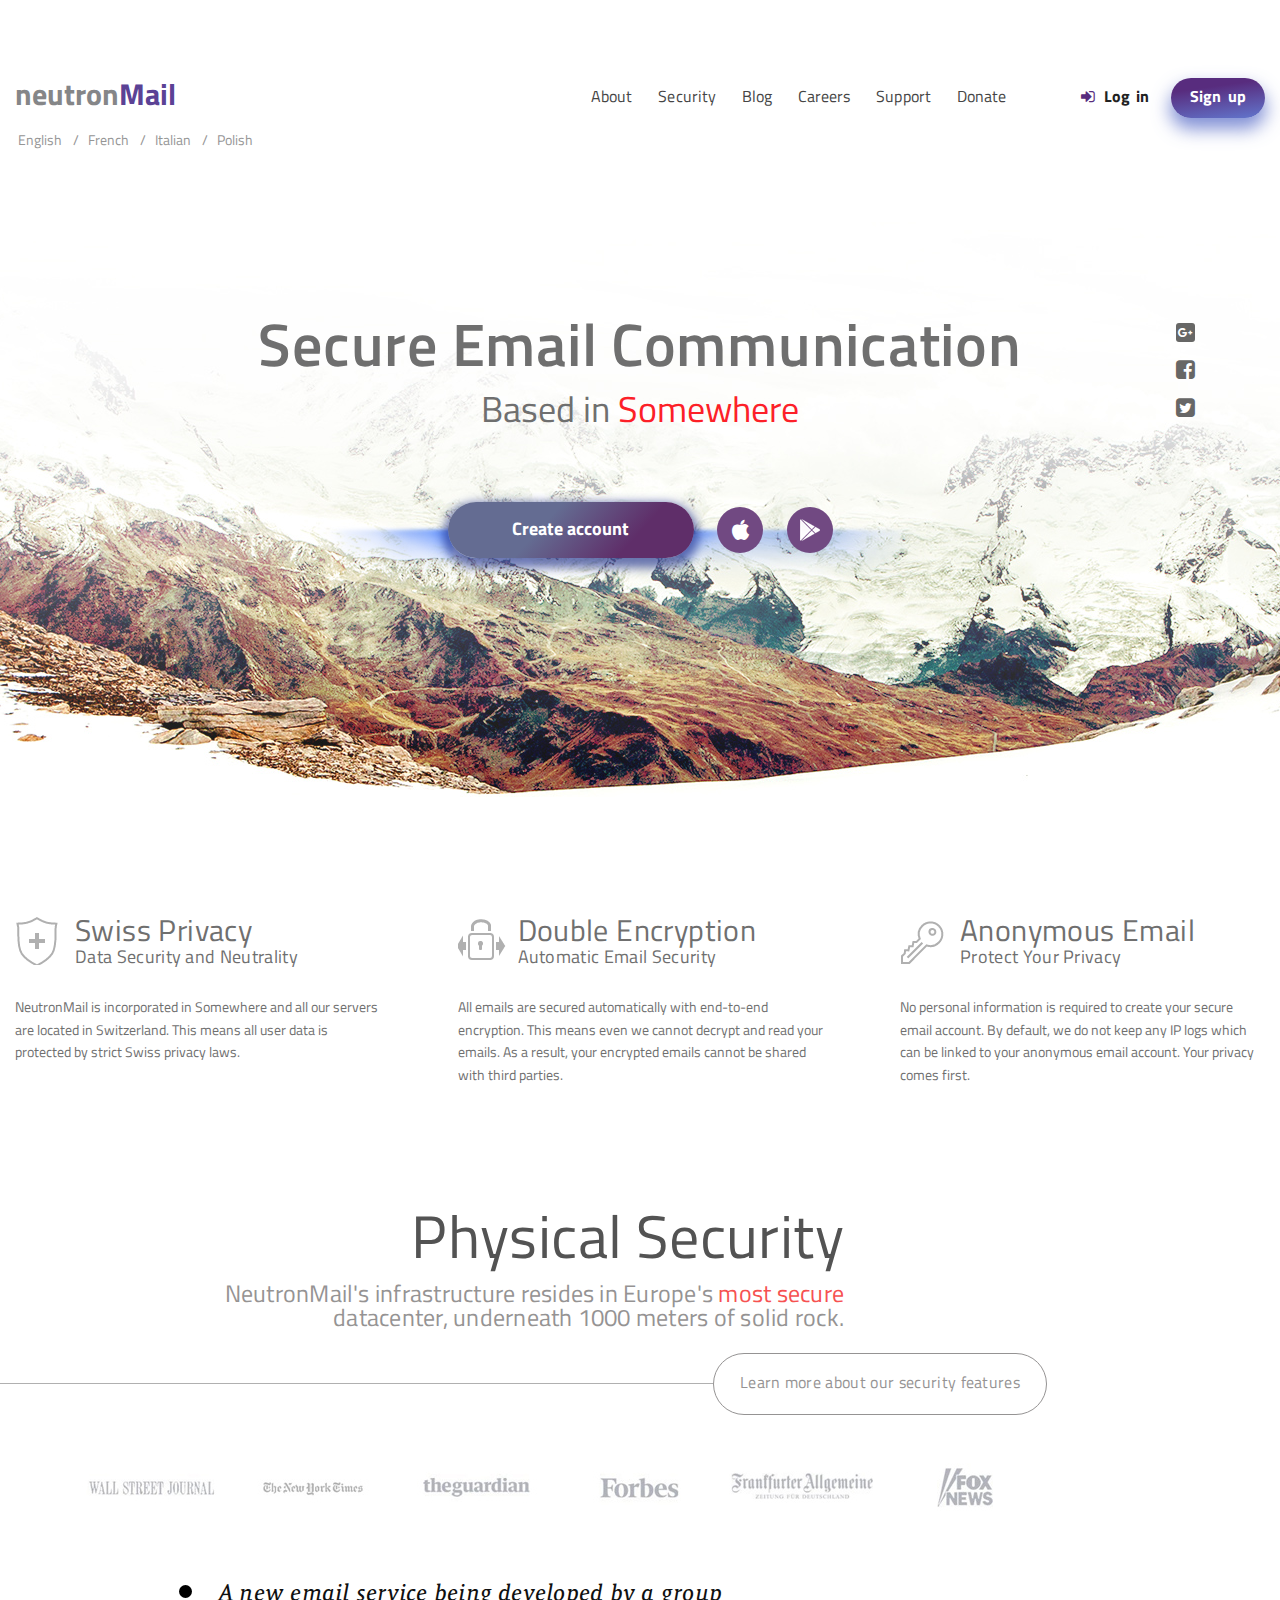
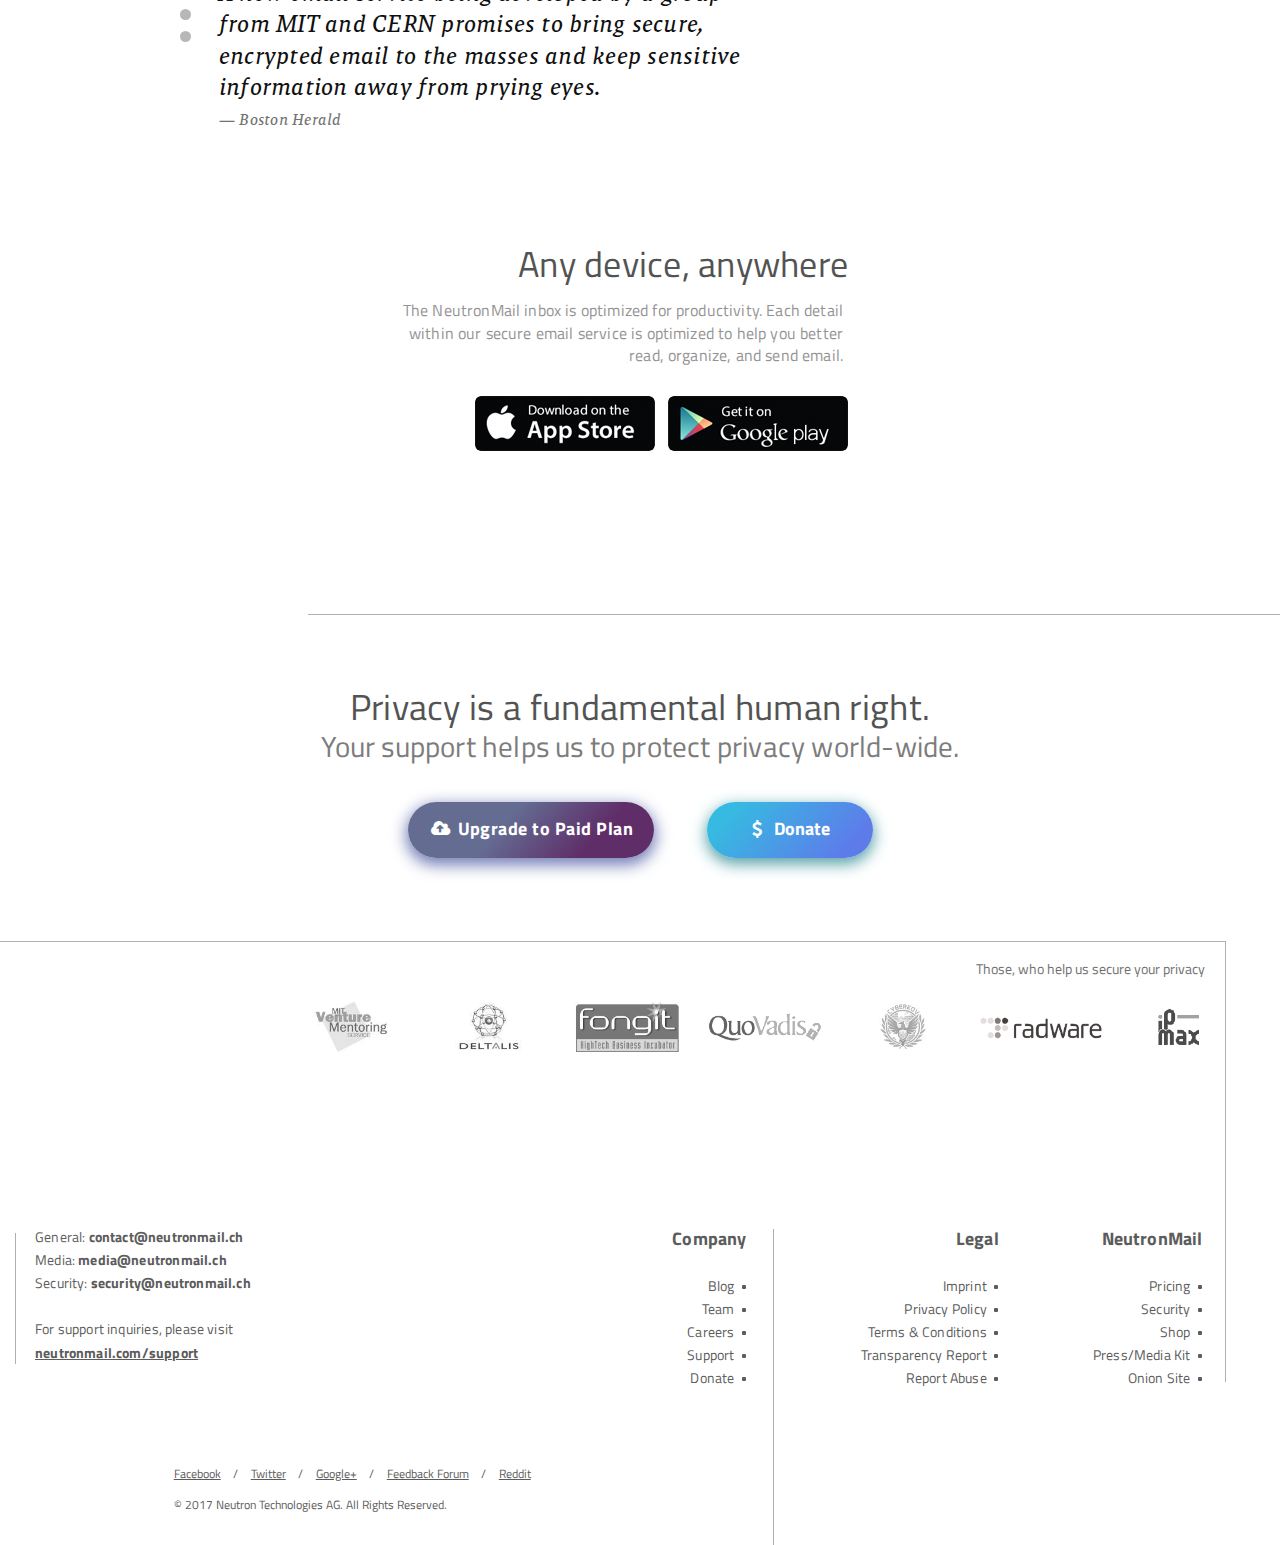
<file: index.html>
<!DOCTYPE html>
<html lang="en">

<head>
  <meta charset="UTF-8">
  <meta name="viewport" content="width=device-width, initial-scale=1.0">
  <meta http-equiv="X-UA-Compatible" content="ie=edge">
  <link rel="stylesheet" href="css/reset.css">
  <link rel="stylesheet" href="css/style.css">
  <title>NeitronMail</title>
</head>

<body>
  <header class="header">
    <div class="header-column">
      <div class="logo">
        <h1>neutron<span class="logo--purple">Mail</span></h1>
      </div>
      <div class="language">
        <ul class="language-row">
          <li class="language__item"><a href="#">English</a></li>
          <li class="language__item"><a href="#">French</a></li>
          <li class="language__item"><a href="#">Italian</a></li>
          <li class="language__item"><a href="#">Polish</a></li>
        </ul>
      </div>
    </div>
    <nav class="navigation">
      <ul class="navigation__row">
        <li class="navigation__item"><a href="#about">About</a></li>
        <li class="navigation__item"><a href="#security">Security</a></li>
        <li class="navigation__item"><a href="#blog">Blog</a></li>
        <li class="navigation__item"><a href="#careers">Careers</a></li>
        <li class="navigation__item"><a href="#support">Support</a></li>
        <li class="navigation__item"><a href="#donate">Donate</a></li>
      </ul>
    </nav>
    <form class="login-form" action="#">
      <button class="login"><i class="icon-login"></i>Log in</button>
      <button class="signup">Sign up</button>
    </form>
  </header>
  <main class="main">
    <section class="main-top">
      <h2 class="main-top__title">Secure Email Communication</h2>
      <p class="main-top__subtitle">Based in <span>Somewhere</span></p>
      <div class="source">
        <button class="btn">Create account</button>
        <a class="store-link" href="#"><i class="icon-apple"></i></a>
        <a class="store-link" href="#"><img src="assets/img/googlePlay.png" alt="google play"></a>
      </div>
      <div class="sotial-wrapper">
        <ul class="sotial">
          <li><a class="sotial__item--google" href="#" target="_blank"><i class="icon-gplus"></i></a></li>
          <li><a class="sotial__item" href="#" target="_blank"><i class="icon-facebook-squared"></i></a></li>
          <li><a class="sotial__item" href="#" target="_blank"><i class="icon-twitter-squared"></i></a></li>
        </ul>
      </div>
    </section>
    <section class="about" id="about">
      <div class="about__item">
        <h3 class="about__title">Swiss Privacy</h3>
        <p class="about__subtitle">Data Security and Neutrality</p>
        <p class="about__text">NeutronMail is incorporated in Somewhere and all our servers are located in Switzerland.
          This means all user data is
          protected by strict Swiss privacy laws.</p>
      </div>
      <div class="about__item">
        <h3 class="about__title">Double Encryption</h3>
        <p class="about__subtitle"> Automatic Email Security</p>
        <p class="about__text">All emails are secured automatically with end-to-end encryption. This means even we
          cannot decrypt and read your emails. As a result, your encrypted emails cannot
          be shared with third parties.</p>
      </div>
      <div class="about__item">
        <h3 class="about__title">Anonymous Email</h3>
        <p class="about__subtitle"> Protect Your Privacy</p>
        <p class="about__text">No personal information is required to create your secure email account. By default, we
          do not keep any IP logs which can be linked to your anonymous email account. Your privacy comes first.</p>
      </div>
    </section>
    <section class="security" id="security">
      <div class="security__container">
        <h2 class="security__title">Physical Security</h2>
        <p class="security__subtitle">NeutronMail's infrastructure resides in Europe's <span
            class="security__subtitle--red">most secure</span> datacenter,
          underneath 1000 meters of solid rock.</p>
        <a class="security__more-about" href="#">Learn more about our security features</a>
      </div>
      <div class="security__partners" id="blog">
        <img src="assets/img/partners.jpg" alt="post about us">
      </div>
      <div class="slider-wrap">
        <input type="radio" name="slides" id="point1" checked>
        <input type="radio" name="slides" id="point2">
        <input type="radio" name="slides" id="point3">
        <div class="slider">
          <div class="slider__item">
            <p>A new email service being developed by a group from MIT and CERN promises to bring secure,
              encrypted email to the masses and keep sensitive information away from prying eyes.</p>
            <p class="slider__author">— Boston Herald</p>
          </div>
          <div class="slider__item">
            <p>Deutschland – mein Herz in Flammen<br>
              Will dich lieben und verdammen<br>
              Deutschland – dein Atem kalt<br>
              So jung, und doch so alt<br>
              Deutschland!</p>
            <p class="slider__author">— Rammstein</p>
          </div>
          <div class="slider__item">
            <p> I'm at sixes and sevens<br>
              in the shade of thy heavens<br>
              No moon, nor sun<br>
              Meridian<br>
              prevail in my oblivion</p>
            <p class="slider__author">— Sirenia</p>
          </div>
        </div>
        <div class="control">
          <label class="control__item" for="point1"></label>
          <label class="control__item" for="point2"></label>
          <label class="control__item" for="point3"></label>
        </div>
      </div>
    </section>
    <section class="device">
      <h3 class="device__title">Any device, anywhere</h3>
      <p class="device__text">The NeutronMail inbox is optimized for productivity. Each detail within our secure email
        service is optimized to help you better read, organize, and send email.</p>
      <ul class="device__download">
        <li><a class="device__link" href="#"><img src="assets/img/AppStore.jpg" alt="AppStore"></a></li>
        <li><a class="device__link" href="#"><img src="assets/img/GooglePlay.jpg" alt="Goolge play"></a></li>
      </ul>
    </section>
    <section class="support-us" id="donate">
      <h2 class="support-us__title">Privacy is a fundamental human right.</h2>
      <p class="support-us__subtitle">Your support helps us to protect privacy world-wide.</p>
      <form action="#" class="support-us__form">
        <button class="btn support-us__upgrade"><i class="icon-upload-cloud"></i> Upgrade to Paid Plan</button>
        <button class="btn support-us__donate"><i class="icon-dollar"></i> Donate</button>
      </form>
    </section>
    <section class="partners">
      <p class="partners__text">Those, who help us secure your privacy</p>
      <img class="partners__img" src="assets/img/partners2.png" alt="Cool company partners">
    </section>
    <section class="contact" id="support">
      <div class="contact__email">
        <ul class="email__list">
          <li>General: <a class="email__item" href="mailto:contact@neutronmail.ch">contact@neutronmail.ch</a></li>
          <li>Media: <a class="email__item" href="mailto:media@neutronmail.ch">media@neutronmail.ch</a></li>
          <li>Security: <a class="email__item" href="security@neutronmail.ch">security@neutronmail.ch</a></li>
        </ul>
        <p class="contact__support">For support inquiries, please visit<br>
          <a href="#">neutronmail.com/support</a>
        </p>
      </div>
      <div class="contact__column">
        <h4 class="contact__title">Company</h4>
        <ul>
          <li><a class="contact__item" href="#">Blog</a></li>
          <li><a class="contact__item" href="#">Team</a></li>
          <li><a class="contact__item" href="#">Careers</a></li>
          <li><a class="contact__item" href="#">Support</a></li>
          <li><a class="contact__item" href="#">Donate</a></li>
        </ul>
      </div>
      <div class="contact__column">
        <h4 class="contact__title">Legal</h4>
        <ul>
          <li><a class="contact__item" href="#">Imprint</a></li>
          <li><a class="contact__item" href="#">Privacy Policy</a></li>
          <li><a class="contact__item" href="#">Terms & Conditions</a></li>
          <li><a class="contact__item" href="#">Transparency Report</a></li>
          <li><a class="contact__item" href="#">Report Abuse</a></li>
        </ul>
      </div>
      <div class="contact__column">
        <h4 class="contact__title">NeutronMail</h4>
        <ul>
          <li><a class="contact__item" href="#">Pricing</a></li>
          <li><a class="contact__item" href="#">Security</a></li>
          <li><a class="contact__item" href="#">Shop</a></li>
          <li><a class="contact__item" href="#">Press/Media Kit</a></li>
          <li><a class="contact__item" href="#">Onion Site</a></li>
        </ul>
      </div>

    </section>
  </main>

  <footer class="footer">
    <ul class="footer-sotial">
      <li class="footer-sotial__item"><a href="#">Facebook</a></li>
      <li class="footer-sotial__item"><a href="#">Twitter</a></li>
      <li class="footer-sotial__item"><a href="#">Google+</a></li>
      <li class="footer-sotial__item"><a href="#">Feedback Forum</a></li>
      <li class="footer-sotial__item"><a href="#">Reddit</a></li>
    </ul>
    <p class="footer__copyrite">© 2017 Neutron Technologies AG. All Rights Reserved.</p>
  </footer>
</body>

</html>
</file>
<file: css/style.css>
@font-face {
  font-family: "TitilliumWeb-Bold";
  src: url(../assets/fonts/TitilliumWeb-Bold/TitilliumWeb-Bold.ttf)
}

@font-face {
  font-family: "TitilliumWeb-SemiBold";
  src: url(../assets/fonts/TitilliumWeb-SemiBold/TitilliumWeb-SemiBold.ttf)
}

@font-face {
  font-family: "TitilliumWeb-Regular";
  src: url(../assets/fonts/TitilliumWeb-Regular/TitilliumWeb-Regular.ttf)
}

@font-face {
  font-family: "MalagaOTRegItalic";
  src: url(../assets/fonts/MalagaOTRegItalic/MalagaOTRegItalic.otf)
}

@font-face {
  font-family: 'fontello';
  src: url('../assets/fonts/favicon/fontello.eot'),
    url('../assets/fonts/favicon/fontello.woff2') format('woff2'),
    url('../assets/fonts/favicon/fontello.woff') format('woff'),
    url('../assets/fonts/favicon/fontello.ttf') format('truetype'),
    url('../assets/fonts/favicon/fontello.svg') format('svg');
  font-weight: normal;
  font-style: normal;
}

[class^="icon-"]:before,
[class*=" icon-"]:before {
  font-family: "fontello";
  font-style: normal;
  font-weight: normal;
  display: inline-block;
  text-decoration: inherit;
  width: 1em;
  margin-right: .2em;
  text-align: center;
  font-variant: normal;
  text-transform: none;
  line-height: 1em;
  margin-left: .2em;
  -webkit-font-smoothing: antialiased;
  -moz-osx-font-smoothing: grayscale;
}

.icon-login:before {
  content: '\e800';
}

.icon-gplus:before {
  content: '\f0d5';
}

.icon-upload-cloud:before {
  content: '\f0ee';
}

.icon-dollar:before {
  content: '\f155';
}

.icon-apple:before {
  content: '\f179';
}

.icon-twitter-squared:before {
  content: '\f304';
}

.icon-facebook-squared:before {
  content: '\f308';
}

body {
  padding: 0 15px;
  font-family: "TitilliumWeb-Regular", sans-serif;
  font-size: 16px;
  color: #6f6f6f;
  background: url('../assets/img/background-top.jpg') no-repeat 50% 222px,
    url('../assets/img/divice.png') no-repeat 1004px 1559px,
    linear-gradient(353.7deg, rgba(255, 255, 255, 1) 35.4%, rgba(239, 239, 239, 0.5) 43.4%, rgba(255, 255, 255, 1) 43.4%);
  overflow-x: hidden;
}

.header {
  display: flex;
  justify-content: space-between;
  max-width: 1400px;
  margin: 0 auto;
  padding-top: 78px;
}

.logo {
  font-family: "TitilliumWeb-Bold", sans-serif;
  font-size: 1.875rem;
  color: #858688;
}

.logo h1 {
  line-height: 2rem
}

.logo--purple {
  color: #5b4295;
}

.language {
  margin-top: 23px;
  padding-left: 3px;
}

.language-row {
  display: flex;
}

.language__item {
  position: relative;
  font-size: 0.875rem;
  color: #959595;

}

.language__item a {
  color: #959595;
}

.language__item a:hover,
.navigation__item a:hover,
.footer-sotial__item a:hover,
.contact__item:hover,
.email__item:hover,
.contact__support a:hover {
  text-shadow: 0 0 .8px #959595, 0 0 .8px #959595, 0 0 .8px #959595;
}

.language__item a:active,
.navigation__item a:active,
.footer-sotial__item a:active,
.contact__item:active,
.email__item:active,
.contact__support a:active {
  text-shadow: 0 0 .8px #000, 0 0 .8px #959595, 0 0 .8px #959595;
}

.language__item a:hover:after {
  content: '';
  display: block;
  position: absolute;
  bottom: -5px;
  width: 100%;
  border-bottom: 1px solid #959595;
}

.language__item:nth-child(n + 2) {
  margin-left: 26px;
}

.language__item:nth-of-type(n + 2)::before {
  content: "/";
  display: block;
  position: absolute;
  left: -15px;
}

.navigation {
  flex-grow: 1;
  padding-right: 47px;
}

.navigation__row {
  display: flex;
  justify-content: flex-end;
}

.navigation__item a {
  display: block;
  padding: 10px 13px;
  letter-spacing: 0.003rem;
  color: #454545;
}

.login {
  width: 94px;
  height: 40px;
  border: none;
  border-radius: 20px;
  padding: 0 0 5px 0;
  margin-right: 7px;
  background: none;
  font-family: "TitilliumWeb-Bold", sans-serif;
  word-spacing: 0.15rem;
}

.login i {
  color: #582c7e;
  margin-right: 5px;
}

.login:hover {
  border-radius: 25px;
  box-shadow: 0 10px 18px 1px #6274cacc;
}

.login:active {
  box-shadow: 0 7px 18px 2px #6274ca;
}

.signup {
  width: 94px;
  height: 40px;
  border: none;
  border-radius: 20px;
  padding-bottom: 5px;

  font-family: "TitilliumWeb-Bold", sans-serif;
  word-spacing: 0.15rem;
  background: linear-gradient(352deg, rgba(98, 118, 205, 1) 0%, rgba(88, 44, 126, 1) 73%);
  box-shadow: 0 10px 18px 1px #6274cacc;
  color: white;
}

.signup:hover,
.btn:hover,
.store-link:hover {
  background: linear-gradient(352deg, rgba(88, 44, 126, 1) 0%, rgba(98, 118, 205, 1) 73%);
}

.signup:active,
.btn:active,
.store-link:active {
  box-shadow: 0 7px 18px 2px #6274ca;
}

.main-top {
  display: flex;
  position: relative;
  flex-direction: column;
  align-items: center;
  padding-top: 167px;

}

.main-top__title {
  font-family: "TitilliumWeb-SemiBold", sans-serif;
  text-align: center;
  font-size: 3.75rem;
  letter-spacing: 0.046rem;
}

.main-top__subtitle {
  margin-top: 17px;
  font-size: 2.25rem;
}

.main-top__subtitle span {
  color: #fc2028;
}

.source {
  margin-top: 75px;
  display: flex;
  position: relative;
  justify-content: space-between;
  align-items: center;
  width: 385px;
}

.source::before {
  content: '';
  display: block;
  position: absolute;
  left: -130px;
  top: 23px;
  width: 602px;
  height: 57px;
  background: url(../assets/img/gradient.png) no-repeat;
  z-index: 1;
}

.btn {
  height: 56px;
  width: 246px;
  border: none;
  border-radius: 45px;
  padding-bottom: 5px;

  font-family: "TitilliumWeb-Bold", sans-serif;
  font-size: 1.125rem;
  background: linear-gradient(132deg, rgba(100, 108, 146, 1) 39%, rgba(95, 46, 105, 1) 74%);
  box-shadow: 0 5px 10px 5px #2e3e91aa;
  color: white;
  z-index: 10;
}

.store-link {
  display: flex;
  justify-content: center;
  align-items: center;
  height: 46px;
  width: 46px;
  border-radius: 50%;
  background-color: #714982;
  color: white;
  font-size: 22px;
  z-index: 10;
}

.sotial-wrapper {
  position: absolute;
  right: 60px;
  top: 176px;
}

.sotial {
  width: 40px;
  height: 95px;
  display: flex;
  flex-direction: column;
  align-items: center;
  justify-content: space-between;
}

.sotial__item--google {
  display: flex;
  align-items: center;
  font-size: 11px;
  width: 19px;
  height: 19px;
  border-radius: 3px;
  background-color: #676766;
  color: white;
}

.sotial__item--google:hover {
  background-color: #dc5443;
  transition-duration: 0.2s;
}

.sotial__item {
  display: block;
  font-size: 22px;
  color: #676766;
}

.sotial li:nth-child(2):hover a {
  color: #35609f;
}

.sotial li:nth-child(3):hover a {
  color: #2daae1;
}

.about {
  padding-left: 80px;
  display: flex;
  justify-content: space-between;
  margin: 357px auto 0;
  width: 1320px;

}

.about__item {
  position: relative;
  width: 365px;
}

.about__title {
  padding-left: 60px;
  font-size: 1.875rem;
  letter-spacing: 0.025rem;
}

.about__item:nth-child(1)::before {
  content: "";
  display: block;
  position: absolute;
  width: 50px;
  height: 50px;
  background: url(../assets/img/privacy.png) no-repeat -12px -8px;
}

.about__item:nth-child(2)::before {
  content: "";
  display: block;
  position: absolute;
  width: 50px;
  height: 50px;
  background: url(../assets/img/lock.png) no-repeat -25px -16px;
}

.about__item:nth-child(1)::after {
  content: "";
  display: block;
  position: absolute;
  right: -30px;
  top: -130px;
  height: 210px;
  border-left: 1px solid #b0b0b0;
}

.about__item:nth-child(3)::before {
  content: "";
  display: block;
  position: absolute;
  width: 50px;
  height: 50px;
  background: url(../assets/img/key.png) no-repeat -15px -5px;
}

.about__item:nth-child(2)::after {
  content: "";
  display: block;
  position: absolute;
  right: -25px;
  top: 2px;
  height: 434px;
  border-left: 1px solid #b0b0b0;
}

.about__item:nth-child(3)::after {
  content: "";
  display: block;
  position: absolute;
  left: 413px;
  top: 2px;
  width: 1000px;
  border-top: 1px solid #b0b0b0;

}

.about__subtitle {
  margin-top: 3px;
  padding-left: 60px;
  font-size: 1.125rem;
  letter-spacing: 0.02rem;
}

.about__text {
  margin-top: 30px;
  line-height: 1.41rem;
  font-size: 0.875rem;
}

.security__container {
  max-width: 840px;
  margin: 120px auto 0;
  display: flex;
  flex-direction: column;
  align-items: flex-end;
}

.security__title {
  font-size: 3.75rem;
  color: #535353;
  letter-spacing: 0.025rem;
  margin-right: 216px;

}

.security__subtitle {
  font-size: 1.5rem;
  color: #959393;
  letter-spacing: 0.015rem;
  text-align: right;
  margin-top: 15px;
  margin-right: 216px;

}

.security__subtitle--red {
  color: #f65151;
}

.security__more-about {
  display: block;
  position: relative;
  margin-right: 13px;
  margin-top: 24px;
  text-align: center;
  width: 334px;
  height: 62px;
  border: 1px solid #959393;
  border-radius: 35px;
  line-height: 57px;
  letter-spacing: 0.02rem;
  color: #959393;
}

.security__more-about::before {
  content: "";
  display: block;
  position: absolute;
  right: 333px;
  top: 29px;
  width: 10000px;
  border-top: 1px solid #b0b0b0;
}

.security__more-about:hover {
  color: #fff;
  background-color: #959393;
  transition-duration: 0.2s;
}

.security__more-about:active {
  color: #000;
}

.security__partners {
  margin-top: 40px;
  margin-left: 58px;
}

.slider-wrap {
  position: relative;
  box-sizing: content-box;
  margin: 57px auto 0;
  width: 542px;
  height: 250px;
  padding-right: 24%;
  letter-spacing: 0.015rem;
}

.slider-wrap input {
  display: none;
}

.slider__item {
  position: absolute;
  line-height: 1.95rem;
  left: 0;
  top: 0;
  width: 542px;
  font-size: 1.5rem;
  font-family: "MalagaOTRegItalic", sans-serif;
  color: #101010;
  z-index: 0;
  opacity: 0;
}

.slider__author {
  font-size: 1rem;
  color: #727272;
  margin-top: 2px;
}

.control {
  display: flex;
  flex-direction: column;
  align-items: center;
  justify-content: space-between;
  height: 57px;
  width: 15px;
  position: absolute;
  top: 7px;
  left: -41px;
}

.control__item {
  cursor: pointer;
  display: block;
  width: 11px;
  height: 11px;
  border-radius: 50%;
  background: #b7b7b7;
}

#point1:checked~.control .control__item:nth-of-type(1),
#point2:checked~.control .control__item:nth-of-type(2),
#point3:checked~.control .control__item:nth-of-type(3) {
  width: 13px;
  height: 13px;
  background: #000;
}

#point1:checked~.slider .slider__item:nth-of-type(1),
#point2:checked~.slider .slider__item:nth-of-type(2),
#point3:checked~.slider .slider__item:nth-of-type(3) {
  z-index: 1;
  opacity: 1;
}

.device {
  box-sizing: content-box;
  display: flex;
  margin: 18px auto 0;
  padding-right: 49px;
  flex-direction: column;
  align-items: flex-end;
  max-width: 465px;
}

.device__title {
  font-size: 2.25rem;
  color: #535353;
  letter-spacing: 0.015rem;
}

.device__text {
  margin-top: 17px;
  padding-right: 5px;
  color: #959393;
  font-size: 1rem;
  text-align: right;
  line-height: 1.4rem;
  letter-spacing: 0.01rem;
}

.device__download {
  display: flex;
  margin-top: 30px;
}

.device__download li:nth-of-type(1) {
  margin-right: 13px;
}

.device__link img {
  display: block;
  border-radius: 6px;
}

.device__link:hover img {
  opacity: 0.8;
}

.support-us {
  position: relative;
  margin-top: 238px;
  display: flex;
  flex-direction: column;
  align-items: center;
}

.support-us::before {
  content: "";
  display: block;
  position: absolute;
  left: 23.4%;
  top: -75px;
  width: 2000px;
  border-top: 1px solid #b0b0b0;
  z-index: 1;
}

.support-us__title {
  font-size: 2.25rem;
  color: #535353;
  letter-spacing: 0.02rem;
}

.support-us__subtitle {
  margin-top: 7px;
  font-size: 1.8125rem;
  color: #7c7c7c;
  letter-spacing: 0.012rem;
}

.support-us__form {
  margin-top: 41px;
  display: flex;
  justify-content: space-between;
  width: 465px;
}

.support-us__upgrade {
  box-shadow: 0px 5px 15px 2px #2e3e91aa;
  letter-spacing: 0.03rem;
}

.support-us__donate {
  width: 166px;
  background: linear-gradient(132deg, rgba(54, 186, 225, 1) 15%, rgba(94, 123, 234, 1) 85%);
  box-shadow: 0 5px 15px 1px #55a1a9;
}

.support-us__donate i {
  margin-left: -5px;
}

.partners {
  position: relative;
  width: 78.8%;
  margin-top: 104px;
  display: flex;
  flex-direction: column;
  align-items: flex-end;
}

.partners::before {
  content: "";
  display: block;
  position: absolute;
  right: 39px;
  top: -21px;
  width: 2000px;
  border-top: 1px solid #b0b0b0;
}

.partners::after {
  content: "";
  display: block;
  position: absolute;
  right: 39px;
  top: -20px;
  height: 440px;
  border-left: 1px solid #b0b0b0;
}

.partners__text {
  margin-right: 60px;
  font-size: 0.9rem;
}

.partners__img {
  margin-top: 1px;
}

.contact {
  margin-top: 155px;
  margin-left: 12.65%;
  display: flex;
  width: 62.68%;
  font-size: 0.875rem;
  color: #5c5c5c;
  justify-content: flex-end;
  letter-spacing: 0.011rem;
}

.contact__email {
  position: relative;
  justify-self: flex-start;
  flex-grow: 1;
  padding-left: 20px;
}

.contact__column:nth-of-type(3) {
  margin-right: 94px;
}

.contact__column:nth-of-type(2) {
  margin-right: 114px;
  position: relative;
}

.contact__column:nth-of-type(2)::after {
  content: "";
  display: block;
  position: absolute;
  right: -27px;
  top: 4px;
  height: 316px;
  border-left: 1px solid #b0b0b0;
}

.email__item,
.contact__support a {
  font-family: "TitilliumWeb-Bold", sans-serif;
  color: #5c5c5c;
}

.contact__support a {
  text-decoration: underline;
}

.email__item {
  line-height: 1.45rem;
}

.contact__support {
  margin-top: 23px;
  line-height: 1.45rem;
}

.contact__email::before {
  content: "";
  display: block;
  position: absolute;
  left: 0px;
  top: 8px;
  height: 131px;
  border-left: 1px solid #b0b0b0;
}

.contact__title {
  font-size: 1.125rem;
  font-family: "TitilliumWeb-Bold", sans-serif;
  margin: 5px 0 26px;
  text-align: right;
}

.contact__item {
  display: block;
  color: #5c5c5c;
  padding-right: 12px;
  position: relative;
  text-align: right;
  line-height: 1.44rem;
}

.contact__item:after {
  content: "";
  display: block;
  position: absolute;
  width: 4px;
  height: 4px;
  background: #5c5c5c;
  right: 1px;
  top: 11px;
  border-radius: 1px;
}

.footer {
  font-size: 0.75rem;
  color: #5c5c5c;
  margin-top: 79px;
  margin-left: 12.7%;
}

.footer-sotial {
  display: flex;
}

.footer-sotial__item {
  position: relative;
  text-decoration: underline;

  margin-right: 30px;
}

.footer-sotial__item a {
  color: #5c5c5c;
}

.footer-sotial__item:nth-of-type(n + 2)::before {
  content: "/";
  display: block;
  position: absolute;
  left: -18px;
}

.footer__copyrite {
  margin-top: 19px;
}

@media screen and (max-width: 1600px) {
  body {
    background: url('../assets/img/background-top.jpg') no-repeat 50% 222px;
  }
}

@media screen and (max-width: 1350px) {
  .about {
    padding: 0;
    width: 100%;
  }

  .about__item:nth-child(1)::after,
  .about__item:nth-child(2)::after,
  .about__item:nth-child(3)::after {
    display: none;
  }

  .partners {
    width: 100%;
  }

  .contact {
    margin-left: 0;
    width: 95%;
  }
}

@media screen and (max-width: 1200px) {
  .sotial-wrapper {
    right: 30px;
    top: 276px;
  }

  .about {
    margin-top: 220px;
    flex-direction: column;
    align-items: center;
  }

  .about__item {
    margin-top: 50px;
  }

  .security__partners {
    margin-left: -15px;
  }
}

@media screen and (max-width: 1000px) {
  .partners {
    display: none;
  }

  .contact__column:nth-of-type(2)::after {
    display: none;
  }
}

@media screen and (max-width: 950px) {
  .header {
    padding-top: 15px;
    flex-wrap: wrap;
  }

  .navigation {
    order: 3;
    width: 100%;
    padding: 10px 0 0 0;
  }

  .navigation__row {
    justify-content: center;
  }

  .security__container {
    align-items: center;
  }

  .security__title {
    margin-right: 0;
    text-align: center;
  }

  .security__subtitle {
    margin-right: 0;
    width: 75%;
  }

  .security__more-about {
    align-self: flex-end;
  }

  .security__partners {
    display: none;
  }

  .slider-wrap {
    padding: 0;
    width: 80%;
  }

  .slider__item {
    font-size: 1rem;
    width: 100%;
    line-height: 1.5rem;
  }

  .contact {
    width: 100%;
    justify-content: space-between;
    flex-wrap: wrap;
  }

  .contact__email {
    flex-grow: 0;
  }

  .contact__column:nth-of-type(2),
  .contact__column:nth-of-type(3) {
    margin-right: 0;
  }

}

@media screen and (max-width: 750px) {
  .sotial-wrapper {
    display: none;
  }

  .device {
    padding-right: 0;
  }
}

@media screen and (max-width: 500px) {
  .support-us__form {
    flex-direction: column;
    align-items: center;
  }

  .support-us__donate {
    margin-top: 20px;
  }
}

@media screen and (max-width: 470px) {
  .header {
    flex-direction: column;
  }

  .navigation__row {
    flex-direction: column;
  }

  .navigation__item a {
    padding-left: 0;
  }

  .login-form {
    margin-top: 25px;
  }

  .main-top {
    padding-top: 10px;
  }
}
</file>
